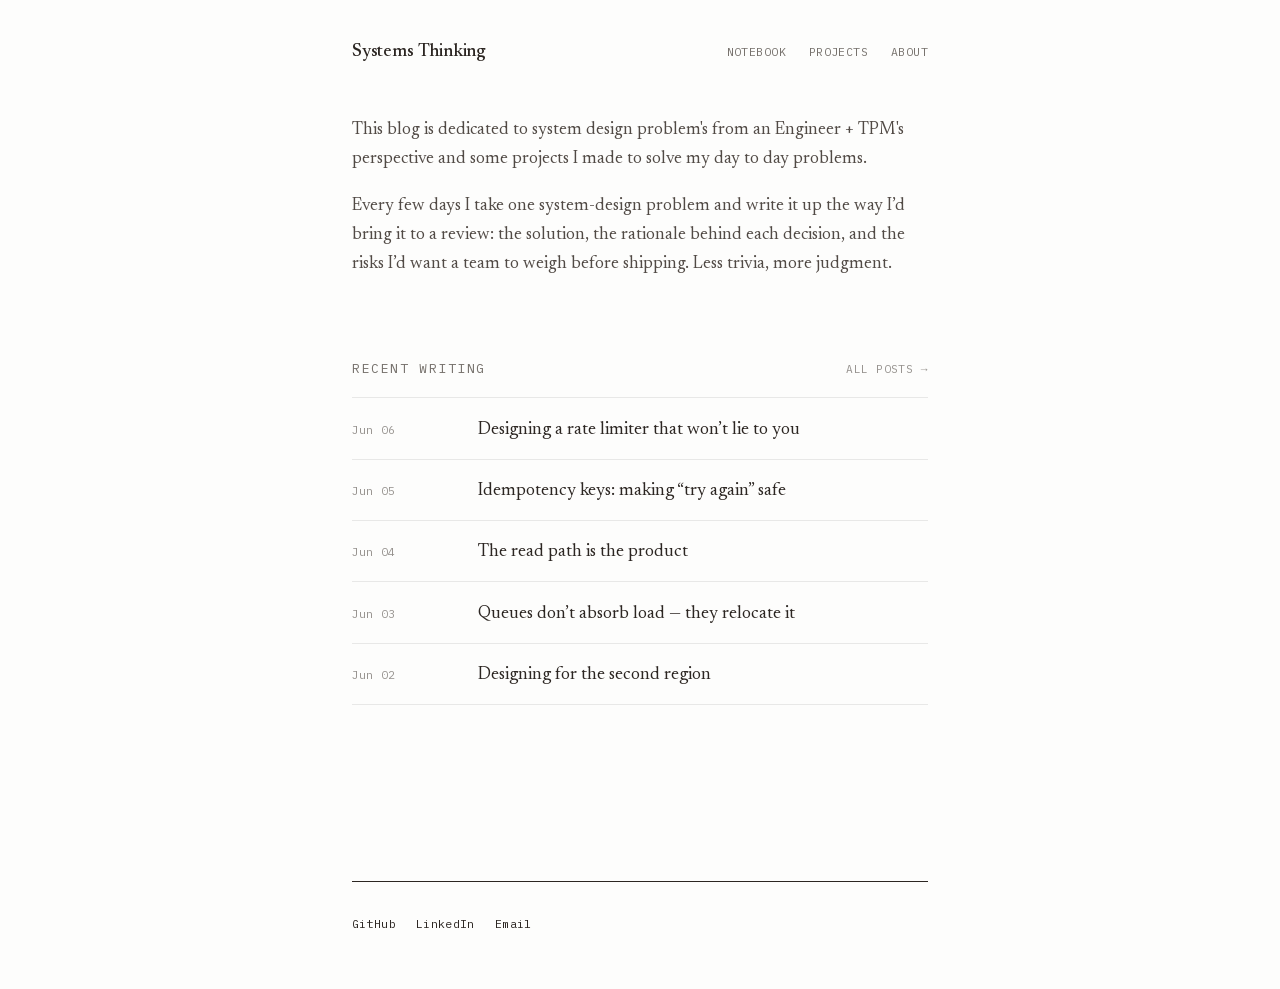
<file: index.html>
<!DOCTYPE html>
<html lang="en">
<head>
<meta charset="UTF-8" />
<meta name="viewport" content="width=device-width, initial-scale=1.0" />
<title>Systems Thinking</title>
<meta name="description" content="Varun Sangani — technical program manager writing about system design: solutions, the rationale behind them, and the risks." />
<link rel="preload" href="assets/fonts/newsreader-normal-latin.woff2" as="font" type="font/woff2" crossorigin />
<link rel="preload" href="assets/fonts/ibm-plex-mono-400-latin.woff2" as="font" type="font/woff2" crossorigin />
<link rel="stylesheet" href="assets/styles.css" />
</head>
<body>
<div class="wrap" data-screen-label="Home">
  <header class="site-head">
    <a class="brand" href="index.html">Systems Thinking</a>
    <nav class="nav">
      <a href="blog.html">Notebook</a>
      <a href="projects.html">Projects</a>
      <a href="about.html">About</a>
    </nav>
  </header>

  <main>
    <section class="intro">
      <p>This blog is dedicated to system design problem's from an Engineer + TPM's perspective and some projects I made to solve my day to day problems.</p>
      <p>Every few days I take one system-design problem and write it up the way I&rsquo;d bring it to a review: the solution, the rationale behind each decision, and the risks I&rsquo;d want a team to weigh before shipping. Less trivia, more judgment.</p>
    </section>  

    <div class="section-label">
      <h2>Recent writing</h2>
      <a href="blog.html">All posts &rarr;</a>
    </div>

    <ul class="postlist">
      <li>
        <a class="post-row" href="posts/designing-a-rate-limiter.html">
          <span class="post-row__date">Jun 06</span>
          <span class="post-row__title">Designing a rate limiter that won&rsquo;t lie to you</span>
        </a>
      </li>
      <li>
        <a class="post-row" href="posts/designing-a-rate-limiter.html">
          <span class="post-row__date">Jun 05</span>
          <span class="post-row__title">Idempotency keys: making &ldquo;try again&rdquo; safe</span>
        </a>
      </li>
      <li>
        <a class="post-row" href="posts/designing-a-rate-limiter.html">
          <span class="post-row__date">Jun 04</span>
          <span class="post-row__title">The read path is the product</span>
        </a>
      </li>
      <li>
        <a class="post-row" href="posts/designing-a-rate-limiter.html">
          <span class="post-row__date">Jun 03</span>
          <span class="post-row__title">Queues don&rsquo;t absorb load &mdash; they relocate it</span>
        </a>
      </li>
      <li>
        <a class="post-row" href="posts/designing-a-rate-limiter.html">
          <span class="post-row__date">Jun 02</span>
          <span class="post-row__title">Designing for the second region</span>
        </a>
      </li>
    </ul>
  </main>

  <footer class="site-foot">
    <div class="foot-links" >
      <a href="https://github.com/sanganivarun-code" target="_blank" rel="noopener">GitHub</a>
      <a href="https://www.linkedin.com/in/sanganivarun" target="_blank" rel="noopener">LinkedIn</a>
      <a href="mailto:hello@sanganivarun.com">Email</a>
    </div>
  </footer>
</div>
</body>
</html>
</file>
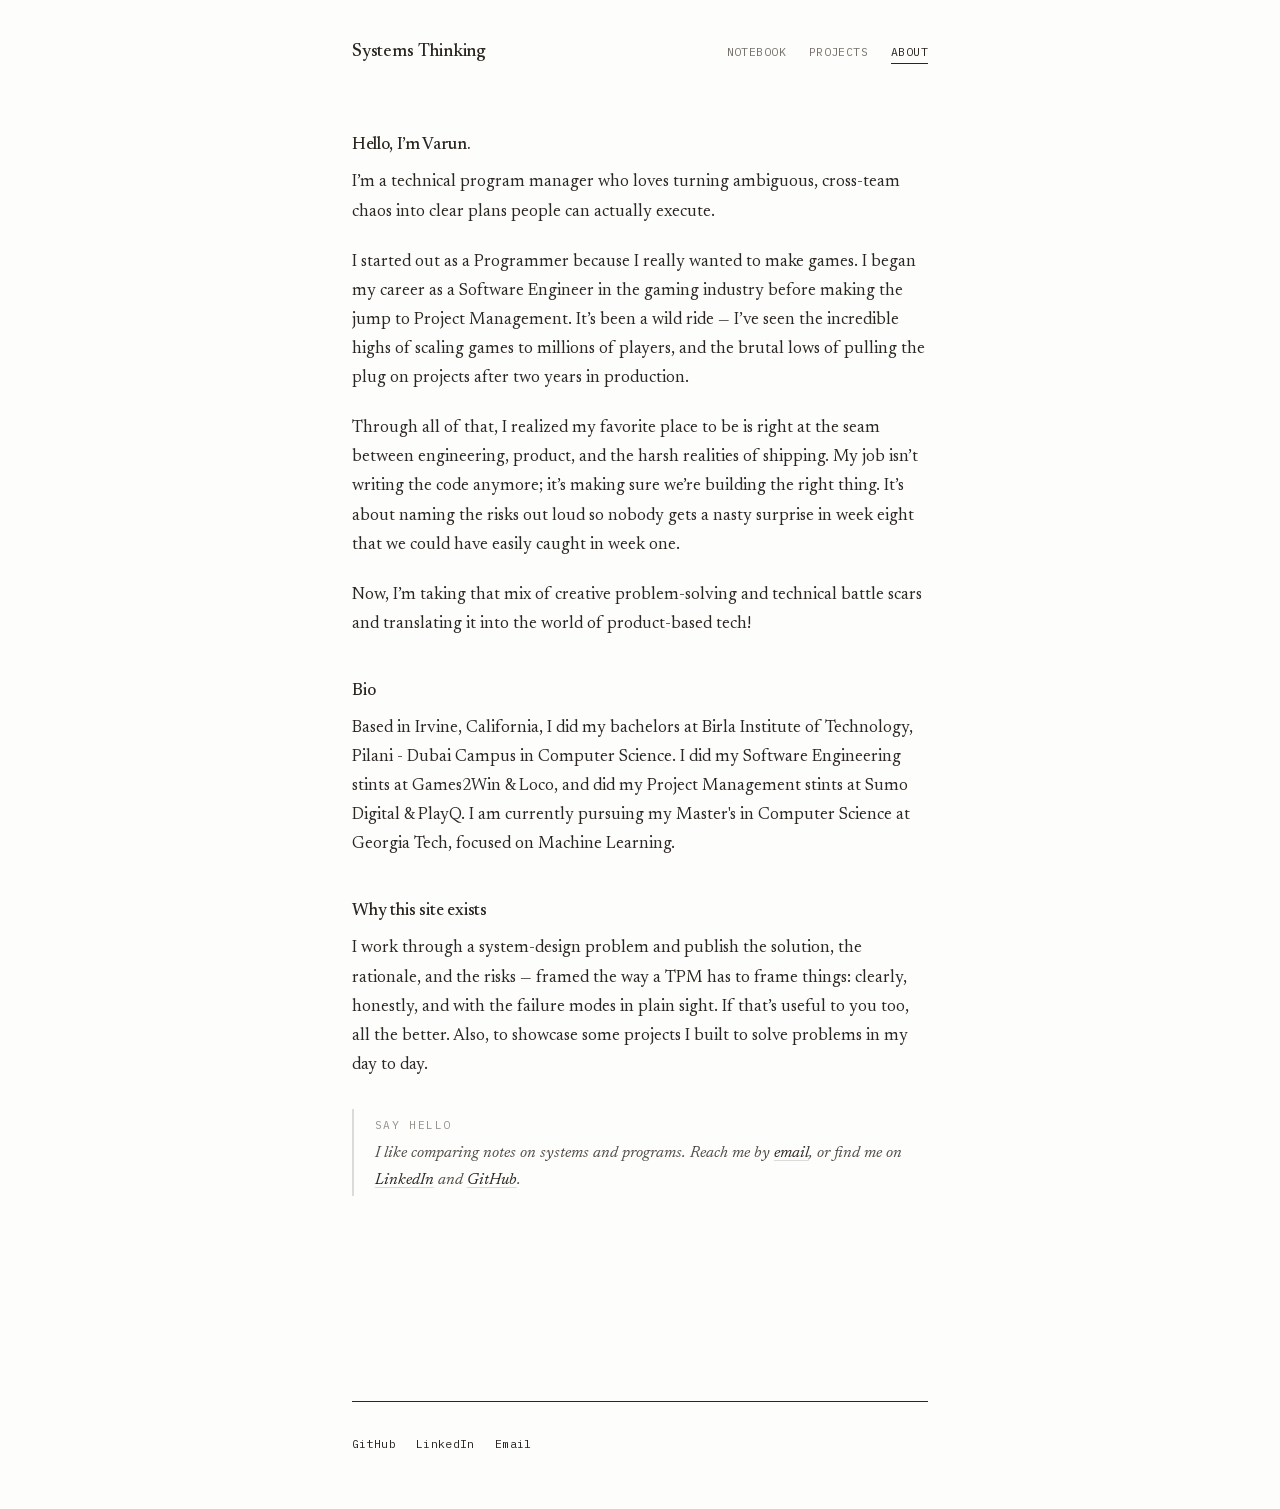
<file: about.html>
<!DOCTYPE html>
<html lang="en">
<head>
<meta charset="UTF-8" />
<meta name="viewport" content="width=device-width, initial-scale=1.0" />
<title>About · Varun Sangani</title>
<meta name="description" content="About Varun Sangani — technical program manager, what I've worked on, and what I'm interested in." />
<link rel="preload" href="assets/fonts/newsreader-normal-latin.woff2" as="font" type="font/woff2" crossorigin />
<link rel="preload" href="assets/fonts/ibm-plex-mono-400-latin.woff2" as="font" type="font/woff2" crossorigin />
<link rel="stylesheet" href="assets/styles.css" />
</head>
<body>
<div class="wrap" data-screen-label="About">
  <header class="site-head">
    <a class="brand" href="index.html">Systems Thinking</a>
    <nav class="nav">
      <a href="blog.html">Notebook</a>
      <a href="projects.html">Projects</a>
      <a href="about.html" aria-current="page">About</a>
    </nav>
  </header>

  <main>
    <article class="prose prose--post">
      <h2 class="page-title">Hello, I&rsquo;m Varun.</h2>
      <p>I&rsquo;m a technical program manager who loves turning ambiguous, cross-team chaos into clear plans people can actually execute.</p>
      <p>I started out as a Programmer because I really wanted to make games. I began my career as a Software Engineer in the gaming industry before making the jump to Project Management. It’s been a wild ride — I’ve seen the incredible highs of scaling games to millions of players, and the brutal lows of pulling the plug on projects after two years in production.</p>
      <p>Through all of that, I realized my favorite place to be is right at the seam between engineering, product, and the harsh realities of shipping. My job isn’t writing the code anymore; it’s making sure we’re building the right thing. It’s about naming the risks out loud so nobody gets a nasty surprise in week eight that we could have easily caught in week one.</p>
      <p>Now, I’m taking that mix of creative problem-solving and technical battle scars and translating it into the world of product-based tech!</p>

      <h2>Bio</h2>
      <p>Based in Irvine, California, I did my bachelors at Birla Institute of Technology, Pilani - Dubai Campus in Computer Science. I did my Software Engineering stints at Games2Win & Loco, and did my Project Management stints at Sumo Digital & PlayQ. I am currently pursuing my Master's in Computer Science at Georgia Tech, focused on Machine Learning.</p>

      <h2>Why this site exists</h2>
      <p>I work through a system-design problem and publish the solution, the rationale, and the risks &mdash; framed the way a TPM has to frame things: clearly, honestly, and with the failure modes in plain sight. If that&rsquo;s useful to you too, all the better. Also, to showcase some projects I built to solve problems in my day to day.</p>

      <div class="callout">
        <span class="eyebrow">Say hello</span>
        <p>I like comparing notes on systems and programs. Reach me by <a class="link" href="mailto:hello@sanganivarun.com">email</a>, or find me on <a class="link" href="https://www.linkedin.com/in/sanganivarun" target="_blank" rel="noopener">LinkedIn</a> and <a class="link" href="https://github.com/sanganivarun-code" target="_blank" rel="noopener">GitHub</a>.</p>
      </div>
    </article>
  </main>

  <footer class="site-foot">
    <div class="foot-links" >
      <a href="https://github.com/sanganivarun-code" target="_blank" rel="noopener">GitHub</a>
      <a href="https://www.linkedin.com/in/sanganivarun" target="_blank" rel="noopener">LinkedIn</a>
      <a href="mailto:hello@sanganivarun.com">Email</a>
    </div>
  </footer>
</div>
</body>
</html>
</file>
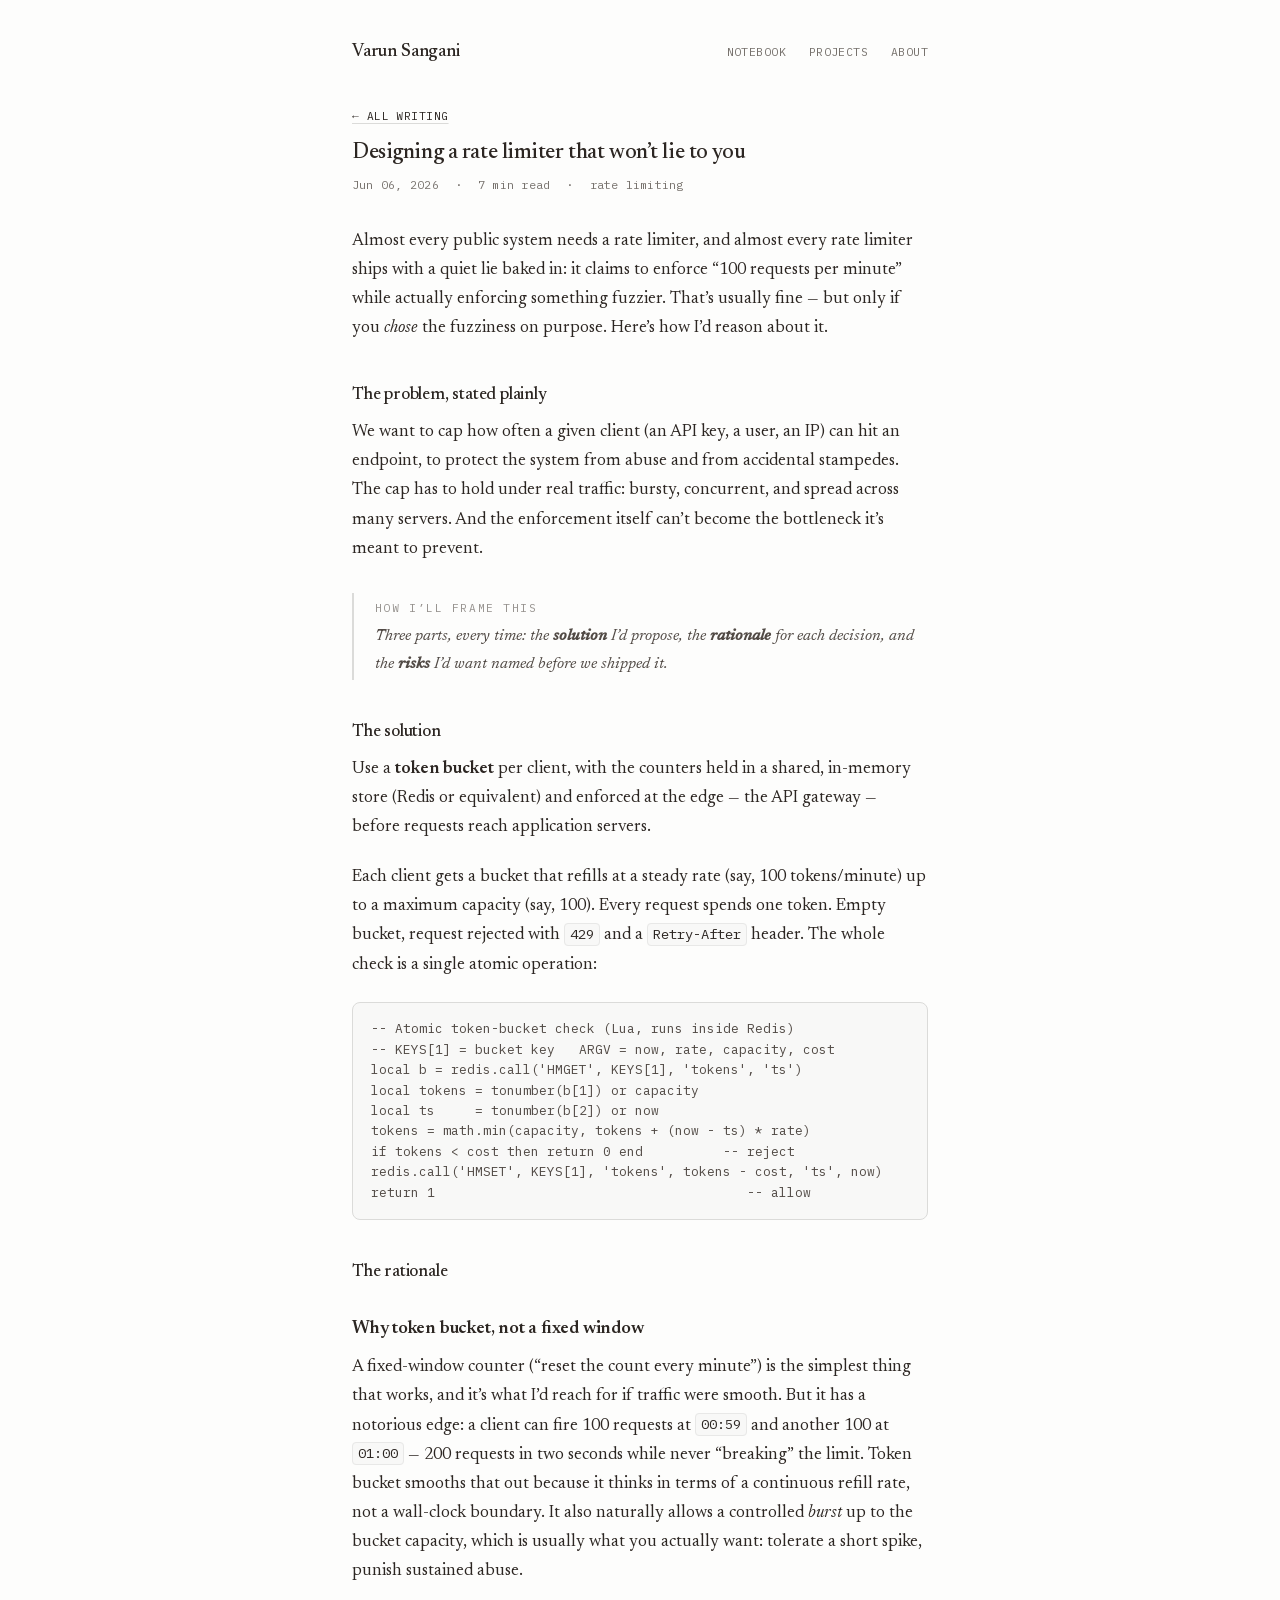
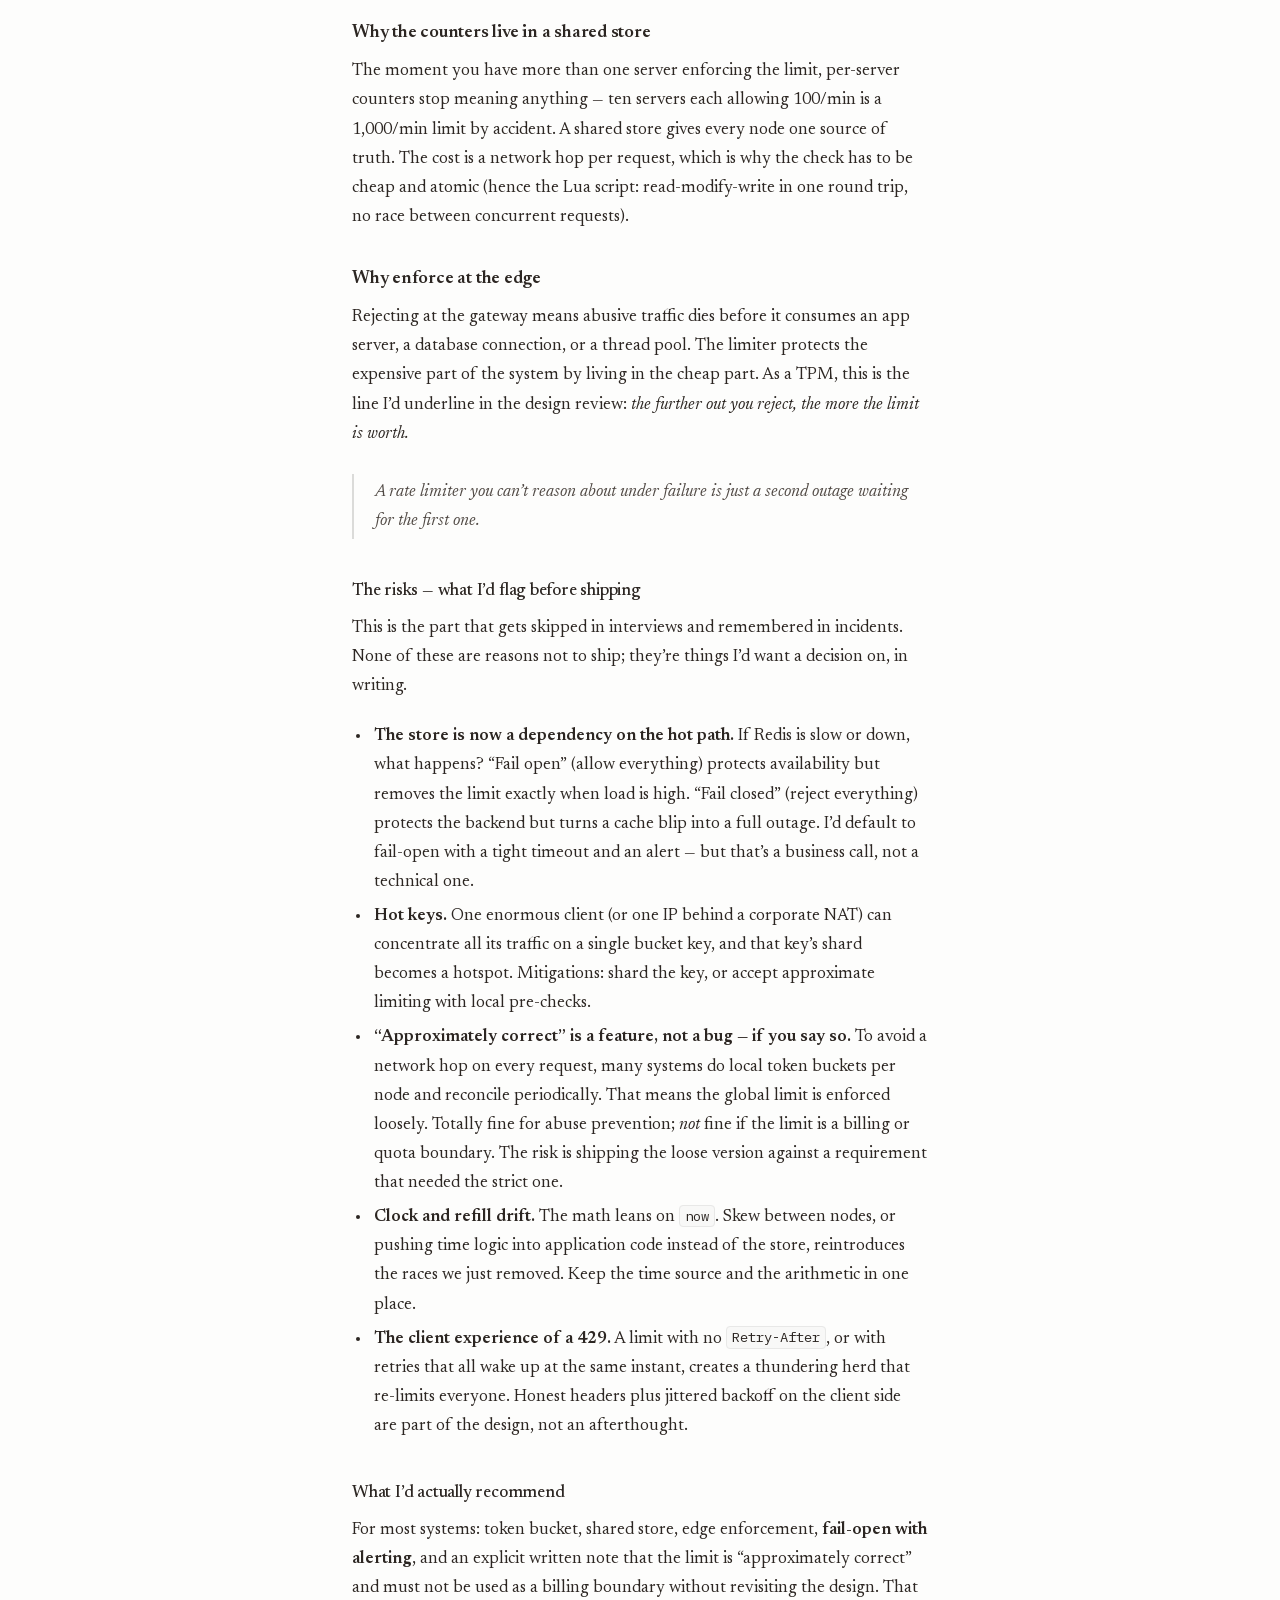
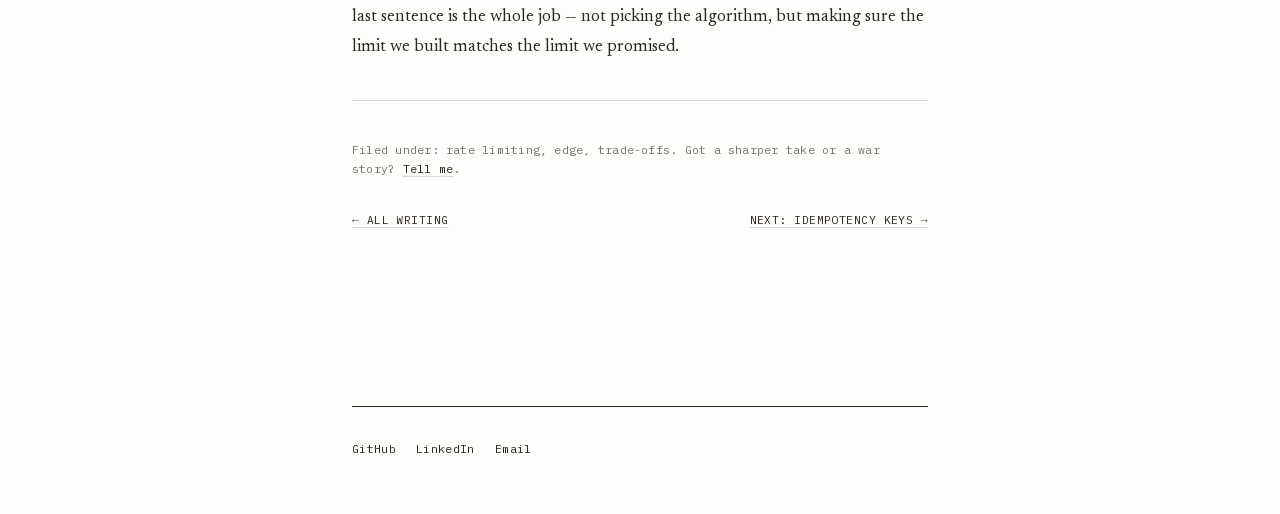
<file: posts/designing-a-rate-limiter.html>
<!DOCTYPE html>
<html lang="en">
<head>
<meta charset="UTF-8" />
<meta name="viewport" content="width=device-width, initial-scale=1.0" />
<title>Designing a rate limiter that won't lie to you · Varun Sangani</title>
<meta name="description" content="Token bucket vs. sliding window, where the counters live, and why approximately correct is usually the right call at the edge." />
<link rel="preload" href="../assets/fonts/newsreader-normal-latin.woff2" as="font" type="font/woff2" crossorigin />
<link rel="preload" href="../assets/fonts/ibm-plex-mono-400-latin.woff2" as="font" type="font/woff2" crossorigin />
<link rel="stylesheet" href="../assets/styles.css" />
</head>
<body>
<div class="wrap" data-screen-label="Blog post">
  <header class="site-head">
    <a class="brand" href="../index.html">Varun Sangani</a>
    <nav class="nav">
      <a href="../blog.html">Notebook</a>
      <a href="../projects.html">Projects</a>
      <a href="../about.html">About</a>
    </nav>
  </header>

  <main>
    <article class="prose prose--post">
      <header class="post-head">
        <a class="back-link" href="../blog.html">&larr; All writing</a>
        <h1 class="page-title">Designing a rate limiter that won&rsquo;t lie to you</h1>
        <div class="post-meta">
          <span>Jun 06, 2026</span>
          <span>·</span>
          <span>7 min read</span>
          <span>·</span>
          <span>rate limiting</span>
        </div>
      </header>

      <p>Almost every public system needs a rate limiter, and almost every rate limiter ships with a quiet lie baked in: it claims to enforce &ldquo;100 requests per minute&rdquo; while actually enforcing something fuzzier. That&rsquo;s usually fine &mdash; but only if you <em>chose</em> the fuzziness on purpose. Here&rsquo;s how I&rsquo;d reason about it.</p>

      <h2>The problem, stated plainly</h2>
      <p>We want to cap how often a given client (an API key, a user, an IP) can hit an endpoint, to protect the system from abuse and from accidental stampedes. The cap has to hold under real traffic: bursty, concurrent, and spread across many servers. And the enforcement itself can&rsquo;t become the bottleneck it&rsquo;s meant to prevent.</p>

      <div class="callout">
        <span class="eyebrow">How I&rsquo;ll frame this</span>
        <p>Three parts, every time: the <strong>solution</strong> I&rsquo;d propose, the <strong>rationale</strong> for each decision, and the <strong>risks</strong> I&rsquo;d want named before we shipped it.</p>
      </div>

      <h2>The solution</h2>
      <p>Use a <strong>token bucket</strong> per client, with the counters held in a shared, in-memory store (Redis or equivalent) and enforced at the edge &mdash; the API gateway &mdash; before requests reach application servers.</p>
      <p>Each client gets a bucket that refills at a steady rate (say, 100 tokens/minute) up to a maximum capacity (say, 100). Every request spends one token. Empty bucket, request rejected with <code>429</code> and a <code>Retry-After</code> header. The whole check is a single atomic operation:</p>
      <pre><code>-- Atomic token-bucket check (Lua, runs inside Redis)
-- KEYS[1] = bucket key   ARGV = now, rate, capacity, cost
local b = redis.call('HMGET', KEYS[1], 'tokens', 'ts')
local tokens = tonumber(b[1]) or capacity
local ts     = tonumber(b[2]) or now
tokens = math.min(capacity, tokens + (now - ts) * rate)
if tokens &lt; cost then return 0 end          -- reject
redis.call('HMSET', KEYS[1], 'tokens', tokens - cost, 'ts', now)
return 1                                       -- allow</code></pre>

      <h2>The rationale</h2>
      <h3>Why token bucket, not a fixed window</h3>
      <p>A fixed-window counter (&ldquo;reset the count every minute&rdquo;) is the simplest thing that works, and it&rsquo;s what I&rsquo;d reach for if traffic were smooth. But it has a notorious edge: a client can fire 100 requests at <code>00:59</code> and another 100 at <code>01:00</code> &mdash; 200 requests in two seconds while never &ldquo;breaking&rdquo; the limit. Token bucket smooths that out because it thinks in terms of a continuous refill rate, not a wall-clock boundary. It also naturally allows a controlled <em>burst</em> up to the bucket capacity, which is usually what you actually want: tolerate a short spike, punish sustained abuse.</p>

      <h3>Why the counters live in a shared store</h3>
      <p>The moment you have more than one server enforcing the limit, per-server counters stop meaning anything &mdash; ten servers each allowing 100/min is a 1,000/min limit by accident. A shared store gives every node one source of truth. The cost is a network hop per request, which is why the check has to be cheap and atomic (hence the Lua script: read-modify-write in one round trip, no race between concurrent requests).</p>

      <h3>Why enforce at the edge</h3>
      <p>Rejecting at the gateway means abusive traffic dies before it consumes an app server, a database connection, or a thread pool. The limiter protects the expensive part of the system by living in the cheap part. As a TPM, this is the line I&rsquo;d underline in the design review: <em>the further out you reject, the more the limit is worth.</em></p>

      <blockquote>A rate limiter you can&rsquo;t reason about under failure is just a second outage waiting for the first one.</blockquote>

      <h2>The risks &mdash; what I&rsquo;d flag before shipping</h2>
      <p>This is the part that gets skipped in interviews and remembered in incidents. None of these are reasons not to ship; they&rsquo;re things I&rsquo;d want a decision on, in writing.</p>
      <ul>
        <li><strong>The store is now a dependency on the hot path.</strong> If Redis is slow or down, what happens? &ldquo;Fail open&rdquo; (allow everything) protects availability but removes the limit exactly when load is high. &ldquo;Fail closed&rdquo; (reject everything) protects the backend but turns a cache blip into a full outage. I&rsquo;d default to fail-open with a tight timeout and an alert &mdash; but that&rsquo;s a business call, not a technical one.</li>
        <li><strong>Hot keys.</strong> One enormous client (or one IP behind a corporate NAT) can concentrate all its traffic on a single bucket key, and that key&rsquo;s shard becomes a hotspot. Mitigations: shard the key, or accept approximate limiting with local pre-checks.</li>
        <li><strong>&ldquo;Approximately correct&rdquo; is a feature, not a bug &mdash; if you say so.</strong> To avoid a network hop on every request, many systems do local token buckets per node and reconcile periodically. That means the global limit is enforced loosely. Totally fine for abuse prevention; <em>not</em> fine if the limit is a billing or quota boundary. The risk is shipping the loose version against a requirement that needed the strict one.</li>
        <li><strong>Clock and refill drift.</strong> The math leans on <code>now</code>. Skew between nodes, or pushing time logic into application code instead of the store, reintroduces the races we just removed. Keep the time source and the arithmetic in one place.</li>
        <li><strong>The client experience of a 429.</strong> A limit with no <code>Retry-After</code>, or with retries that all wake up at the same instant, creates a thundering herd that re-limits everyone. Honest headers plus jittered backoff on the client side are part of the design, not an afterthought.</li>
      </ul>

      <h2>What I&rsquo;d actually recommend</h2>
      <p>For most systems: token bucket, shared store, edge enforcement, <strong>fail-open with alerting</strong>, and an explicit written note that the limit is &ldquo;approximately correct&rdquo; and must not be used as a billing boundary without revisiting the design. That last sentence is the whole job &mdash; not picking the algorithm, but making sure the limit we built matches the limit we promised.</p>

      <hr />
      <p class="mono">Filed under: rate limiting, edge, trade-offs. Got a sharper take or a war story? <a class="link" href="mailto:hello@sanganivarun.com">Tell me</a>.</p>

      <nav class="post-nav" style="display:flex;justify-content:space-between;gap:1rem;margin-top:2rem;">
        <a class="back-link" href="../blog.html">&larr; All writing</a>
        <a class="back-link" href="../blog.html">Next: Idempotency keys &rarr;</a>
      </nav>
    </article>
  </main>

  <footer class="site-foot">
    <div class="foot-links">
      <a href="https://github.com/sanganivarun-code" target="_blank" rel="noopener">GitHub</a>
      <a href="https://www.linkedin.com/in/sanganivarun" target="_blank" rel="noopener">LinkedIn</a>
      <a href="mailto:hello@sanganivarun.com">Email</a>
    </div>
  </footer>
</div>
</body>
</html>
</file>
<file: assets/styles.css>
/* ============================================================
   sanganivarun.me — shared design system
   Warm paper, classic serif, no loud accent. Text-first.
   ============================================================ */

/* Newsreader variable — normal, weights 400–600 */
@font-face {
  font-family: 'Newsreader';
  font-style: normal;
  font-weight: 400 600;
  font-display: swap;
  src: url('fonts/newsreader-normal-latin-ext.woff2') format('woff2');
  unicode-range: U+0100-02BA, U+02BD-02C5, U+02C7-02CC, U+02CE-02D7, U+02DD-02FF, U+0304, U+0308, U+0329, U+1D00-1DBF, U+1E00-1E9F, U+1EF2-1EFF, U+2020, U+20A0-20AB, U+20AD-20C0, U+2113, U+2C60-2C7F, U+A720-A7FF;
}
@font-face {
  font-family: 'Newsreader';
  font-style: normal;
  font-weight: 400 600;
  font-display: swap;
  src: url('fonts/newsreader-normal-latin.woff2') format('woff2');
  unicode-range: U+0000-00FF, U+0131, U+0152-0153, U+02BB-02BC, U+02C6, U+02DA, U+02DC, U+0304, U+0308, U+0329, U+2000-206F, U+20AC, U+2122, U+2191, U+2193, U+2212, U+2215, U+FEFF, U+FFFD;
}

/* Newsreader variable — italic, weights 400–500 */
@font-face {
  font-family: 'Newsreader';
  font-style: italic;
  font-weight: 400 500;
  font-display: swap;
  src: url('fonts/newsreader-italic-latin-ext.woff2') format('woff2');
  unicode-range: U+0100-02BA, U+02BD-02C5, U+02C7-02CC, U+02CE-02D7, U+02DD-02FF, U+0304, U+0308, U+0329, U+1D00-1DBF, U+1E00-1E9F, U+1EF2-1EFF, U+2020, U+20A0-20AB, U+20AD-20C0, U+2113, U+2C60-2C7F, U+A720-A7FF;
}
@font-face {
  font-family: 'Newsreader';
  font-style: italic;
  font-weight: 400 500;
  font-display: swap;
  src: url('fonts/newsreader-italic-latin.woff2') format('woff2');
  unicode-range: U+0000-00FF, U+0131, U+0152-0153, U+02BB-02BC, U+02C6, U+02DA, U+02DC, U+0304, U+0308, U+0329, U+2000-206F, U+20AC, U+2122, U+2191, U+2193, U+2212, U+2215, U+FEFF, U+FFFD;
}

/* IBM Plex Mono 400 */
@font-face {
  font-family: 'IBM Plex Mono';
  font-style: normal;
  font-weight: 400;
  font-display: swap;
  src: url('fonts/ibm-plex-mono-400-latin-ext.woff2') format('woff2');
  unicode-range: U+0100-02BA, U+02BD-02C5, U+02C7-02CC, U+02CE-02D7, U+02DD-02FF, U+0304, U+0308, U+0329, U+1D00-1DBF, U+1E00-1E9F, U+1EF2-1EFF, U+2020, U+20A0-20AB, U+20AD-20C0, U+2113, U+2C60-2C7F, U+A720-A7FF;
}
@font-face {
  font-family: 'IBM Plex Mono';
  font-style: normal;
  font-weight: 400;
  font-display: swap;
  src: url('fonts/ibm-plex-mono-400-latin.woff2') format('woff2');
  unicode-range: U+0000-00FF, U+0131, U+0152-0153, U+02BB-02BC, U+02C6, U+02DA, U+02DC, U+0304, U+0308, U+0329, U+2000-206F, U+20AC, U+2122, U+2191, U+2193, U+2212, U+2215, U+FEFF, U+FFFD;
}

/* IBM Plex Mono 500 */
@font-face {
  font-family: 'IBM Plex Mono';
  font-style: normal;
  font-weight: 500;
  font-display: swap;
  src: url('fonts/ibm-plex-mono-500-latin-ext.woff2') format('woff2');
  unicode-range: U+0100-02BA, U+02BD-02C5, U+02C7-02CC, U+02CE-02D7, U+02DD-02FF, U+0304, U+0308, U+0329, U+1D00-1DBF, U+1E00-1E9F, U+1EF2-1EFF, U+2020, U+20A0-20AB, U+20AD-20C0, U+2113, U+2C60-2C7F, U+A720-A7FF;
}
@font-face {
  font-family: 'IBM Plex Mono';
  font-style: normal;
  font-weight: 500;
  font-display: swap;
  src: url('fonts/ibm-plex-mono-500-latin.woff2') format('woff2');
  unicode-range: U+0000-00FF, U+0131, U+0152-0153, U+02BB-02BC, U+02C6, U+02DA, U+02DC, U+0304, U+0308, U+0329, U+2000-206F, U+20AC, U+2122, U+2191, U+2193, U+2212, U+2215, U+FEFF, U+FFFD;
}

:root {
  /* --- Color: warm paper + warm near-black ink --- */
  --paper:      oklch(0.994 0.001 95);   /* page background, porcelain near-white */
  --paper-2:    oklch(0.978 0.001 95);   /* cards / insets */
  --paper-3:    oklch(0.965 0.001 95);   /* hover wells */
  --ink:        oklch(0.275 0.012 60);   /* primary text */
  --ink-soft:   oklch(0.415 0.012 60);   /* secondary text */
  --grey:       oklch(0.555 0.010 70);   /* meta, muted */
  --grey-2:     oklch(0.660 0.008 70);   /* faint meta */
  --rule:       oklch(0.890 0.002 95);   /* hairlines */
  --rule-soft:  oklch(0.930 0.001 95);   /* fainter hairlines */

  /* --- Type --- */
  --serif: "Newsreader", Georgia, "Times New Roman", serif;
  --mono:  "IBM Plex Mono", ui-monospace, "SF Mono", Menlo, monospace;

  /* --- Measure / rhythm --- */
  --measure: 40rem;       /* reading column ~ 640px */
  --measure-wide: 54rem;  /* index / projects */
  --pad: clamp(1.25rem, 4vw, 2rem);
}

* { box-sizing: border-box; }

html { -webkit-text-size-adjust: 100%; }

body {
  margin: 0;
  background: var(--paper);
  color: var(--ink);
  font-family: var(--serif);
  font-size: 19px;
  line-height: 1.65;
  font-weight: 400;
  font-optical-sizing: auto;
  text-rendering: optimizeLegibility;
  -webkit-font-smoothing: antialiased;
  font-feature-settings: "kern" 1, "liga" 1;
}

/* ---------- Layout shell ---------- */
.wrap {
  width: 100%;
  max-width: var(--measure);
  margin: 0 auto;
  padding: 0 var(--pad);
}
.wrap--wide { max-width: var(--measure-wide); }

main { padding-bottom: 6rem; }

/* ---------- Links ---------- */
a { color: inherit; }
.prose a,
a.link {
  color: var(--ink);
  text-decoration: underline;
  text-decoration-color: var(--rule);
  text-decoration-thickness: 1px;
  text-underline-offset: 3px;
  transition: text-decoration-color .15s ease, color .15s ease;
}
.prose a:hover,
a.link:hover {
  text-decoration-color: var(--ink);
}

/* ---------- Header / nav ---------- */
.site-head {
  display: flex;
  align-items: baseline;
  justify-content: space-between;
  gap: 1.5rem;
  padding: 2.4rem 0 1.6rem;
  flex-wrap: wrap;
}
.brand {
  font-family: var(--serif);
  font-size: 1.12rem;
  font-weight: 500;
  letter-spacing: -0.01em;
  text-decoration: none;
  color: var(--ink);
  white-space: nowrap;
}
.brand:hover { color: var(--ink-soft); }

.nav {
  display: flex;
  align-items: baseline;
  gap: 1.4rem;
}
.nav a {
  font-family: var(--mono);
  font-size: 0.72rem;
  letter-spacing: 0.04em;
  text-transform: uppercase;
  color: var(--grey);
  text-decoration: none;
  padding-bottom: 2px;
  border-bottom: 1px solid transparent;
  transition: color .15s ease, border-color .15s ease;
}
.nav a:hover { color: var(--ink); }
.nav a[aria-current="page"] {
  color: var(--ink);
  border-bottom-color: var(--ink);
}

/* ---------- Footer ---------- */
.site-foot {
  margin-top: 5rem;
  padding: 2rem 0 3.5rem;
  border-top: 1px solid var(--ink);
  display: flex;
  align-items: baseline;
  justify-content: space-between;
  gap: 1rem 1.5rem;
  flex-wrap: wrap;
}
.foot-links { display: flex; gap: 1.25rem; flex-wrap: wrap; }
.foot-links a {
  font-family: var(--mono);
  font-size: 0.72rem;
  letter-spacing: 0.03em;
  color: var(--ink);
  text-decoration: none;
  transition: opacity .15s ease;
}
.foot-links a:hover { opacity: 0.6; }
.foot-note {
  font-family: var(--mono);
  font-size: 0.72rem;
  color: var(--ink);
  letter-spacing: 0.01em;
}

/* ---------- Meta / mono accents ---------- */
.mono {
  font-family: var(--mono);
  font-size: 0.72rem;
  letter-spacing: 0.02em;
  color: var(--grey);
}
.eyebrow {
  font-family: var(--mono);
  font-size: 0.7rem;
  letter-spacing: 0.14em;
  text-transform: uppercase;
  color: var(--grey-2);
}

/* ---------- Headings & prose ---------- */
h1, h2, h3 { font-weight: 500; letter-spacing: -0.012em; color: var(--ink); }

.page-title {
  font-size: clamp(1rem, 2.5vw, 1.35rem);
  line-height: 1.08;
  margin: 0.4rem 0 0.6rem;
  font-weight: 500;
  letter-spacing: -0.02em;
}
.lede {
  font-size: 1.12rem;
  color: var(--ink-soft);
  line-height: 1.6;
  margin: 0 0 1.4rem;
}
.lede em { font-style: italic; }

.prose { font-size: 1.06rem; line-height: 1.72; }
.prose p { margin: 0 0 1.3rem; }
.prose h2 {
  font-size: 1.065rem;
  margin: 2.6rem 0 0.8rem;
  line-height: 1.2;
}
.prose h3 {
  font-size: 1.12rem;
  margin: 2rem 0 0.5rem;
  font-weight: 600;
}
.prose ul, .prose ol { margin: 0 0 1.3rem; padding-left: 1.2rem; }
.prose li { margin: 0.3rem 0; padding-left: 0.2rem; }
.prose blockquote {
  margin: 1.6rem 0;
  padding: 0.2rem 0 0.2rem 1.3rem;
  border-left: 2px solid var(--rule);
  color: var(--ink-soft);
  font-style: italic;
}
.prose code {
  font-family: var(--mono);
  font-size: 0.82em;
  background: var(--paper-2);
  border: 1px solid var(--rule-soft);
  border-radius: 4px;
  padding: 0.1em 0.36em;
}
.prose pre {
  font-family: var(--mono);
  font-size: 0.8rem;
  line-height: 1.6;
  background: var(--paper-2);
  border: 1px solid var(--rule);
  border-radius: 8px;
  padding: 1rem 1.1rem;
  overflow-x: auto;
  margin: 1.4rem 0;
  color: var(--ink-soft);
}
.prose pre code { background: none; border: none; padding: 0; font-size: inherit; }
.prose hr {
  border: none;
  border-top: 1px solid var(--rule);
  margin: 2.4rem 0;
}
.prose strong { font-weight: 600; }

/* drop-cap-free, but a calm first-line touch on posts */
.prose--post > p:first-of-type { color: var(--ink); }

/* ---------- Post list (home + blog index) ---------- */
.postlist { list-style: none; margin: 0; padding: 0; }
.postlist li { margin: 0; }
.post-row {
  display: grid;
  grid-template-columns: 6.5rem 1fr;
  gap: 0.2rem 1.4rem;
  align-items: baseline;
  padding: 1.05rem 0;
  border-top: 1px solid var(--rule-soft);
  text-decoration: none;
  color: var(--ink);
}
.postlist li:last-child .post-row { border-bottom: 1px solid var(--rule-soft); }
.post-row:hover .post-row__title { text-decoration-color: var(--ink); }
.post-row__date {
  font-family: var(--mono);
  font-size: 0.7rem;
  letter-spacing: 0.02em;
  color: var(--grey-2);
  padding-top: 0.35rem;
  white-space: nowrap;
}
.post-row__title {
  font-size: 1.12rem;
  line-height: 1.35;
  text-decoration: underline;
  text-decoration-color: transparent;
  text-underline-offset: 3px;
  text-decoration-thickness: 1px;
  transition: text-decoration-color .15s ease;
}
.post-row__desc {
  grid-column: 2;
  color: var(--ink-soft);
  font-size: 0.98rem;
  line-height: 1.5;
  margin-top: 0.15rem;
}
.post-row__tags {
  grid-column: 2;
  margin-top: 0.45rem;
  display: flex; gap: 0.5rem; flex-wrap: wrap;
}
.tag {
  font-family: var(--mono);
  font-size: 0.64rem;
  letter-spacing: 0.03em;
  text-transform: uppercase;
  color: var(--grey);
  border: 1px solid var(--rule);
  border-radius: 999px;
  padding: 0.1rem 0.5rem;
}

@media (max-width: 540px) {
  .post-row { grid-template-columns: 1fr; gap: 0.1rem; }
  .post-row__date { padding-top: 0; }
  .post-row__desc, .post-row__tags { grid-column: 1; }
}

/* ---------- Notebook index (title left, date right, no tags in list) ---------- */
.nb-head {
  font-size: 0.88rem;
  font-weight: 500;
  letter-spacing: 0;
  color: var(--ink);
  margin: 0.2rem 0 1.4rem;
}
.nb-list { list-style: none; margin: 0; padding: 0; }
.nb-row {
  display: flex;
  justify-content: space-between;
  align-items: baseline;
  gap: 1rem;
  padding: 0.55rem 0;
  text-decoration: none;
  color: var(--ink);
}
.nb-row__title {
  font-size: 0.88rem;
  line-height: 1.4;
  font-weight: 400;
  flex: 1;
  text-decoration: underline;
  text-decoration-color: transparent;
  text-underline-offset: 3px;
  text-decoration-thickness: 1px;
  transition: text-decoration-color .15s ease;
}
.nb-row:hover .nb-row__title { text-decoration-color: var(--ink); }
.nb-row__date {
  font-family: var(--mono);
  font-size: 0.79rem;
  letter-spacing: 0;
  color: var(--ink);
  white-space: nowrap;
  flex-shrink: 0;
}

@media (max-width: 480px) {
  .nb-row { flex-direction: column; gap: 0.1rem; }
  .nb-row__date { color: var(--grey); }
}

/* ---------- Section label ---------- */
.section-label {
  display: flex; align-items: baseline; justify-content: space-between;
  margin: 2.6rem 0 0.4rem;
}
.section-label h2 {
  font-size: 0.82rem;
  font-family: var(--mono);
  font-weight: 400;
  letter-spacing: 0.12em;
  text-transform: uppercase;
  color: var(--grey);
}
.section-label a {
  font-family: var(--mono);
  font-size: 0.7rem;
  letter-spacing: 0.04em;
  text-transform: uppercase;
  color: var(--grey-2);
  text-decoration: none;
}
.section-label a:hover { color: var(--ink); }

/* ---------- Projects: 2-up card tiles ---------- */
.proj-group { margin-top: 2rem; }
.proj-group__label {
  display: flex; align-items: baseline; gap: 0.6rem;
  font-family: var(--mono);
  font-size: 0.7rem;
  letter-spacing: 0.1em;
  text-transform: uppercase;
  color: var(--grey);
  margin-bottom: 0.7rem;
}
.proj-group__label .count { color: var(--grey-2); letter-spacing: 0.02em; }

.proj-grid {
  display: grid;
  grid-template-columns: repeat(2, 1fr);
  gap: 0.9rem;
}
@media (max-width: 540px) { .proj-grid { grid-template-columns: 1fr; } }

.proj-tile {
  position: relative;
  overflow: hidden;
  min-height: 220px;
  display: flex;
  flex-direction: column;
  justify-content: flex-end;
  border: 1px solid var(--rule-soft);
  border-radius: 14px;
  text-decoration: none;
  color: var(--ink);
  transition: border-color .18s ease, transform .18s ease, box-shadow .18s ease;
}
.proj-tile:hover {
  border-color: var(--rule);
  transform: translateY(-2px);
  box-shadow: 0 6px 24px oklch(0.2 0.01 60 / 0.07);
}

/* full-bleed background image */
.proj-bg {
  position: absolute;
  inset: 0;
  display: block;
}
.proj-bg image-slot {
  display: block;
  width: 100%;
  height: 100%;
}

/* gradient overlay — fades from paper at bottom to transparent above */
.proj-tile::after {
  content: '';
  position: absolute;
  inset: 0;
  background: linear-gradient(to top,
    var(--paper) 0%,
    oklch(0.994 0.001 95 / 0.85) 38%,
    oklch(0.994 0.001 95 / 0.1) 100%);
  pointer-events: none;
}

/* text content sits above the overlay */
.proj-content {
  position: relative;
  z-index: 1;
  display: flex;
  flex-direction: column;
  gap: 0.3rem;
  padding: 1.1rem 1.2rem 1.2rem;
}

.proj-name { font-size: 1.04rem; font-weight: 500; letter-spacing: -0.01em; }
.proj-desc { color: var(--ink-soft); font-size: 0.9rem; line-height: 1.46; }
.proj-cat {
  font-family: var(--mono);
  font-size: 0.64rem;
  letter-spacing: 0.03em;
  color: var(--grey-2);
  white-space: nowrap;
  margin-top: 0.1rem;
}

/* ---------- Intro / hero block ---------- */
.intro { padding: 1.4rem 0 0.5rem; }
.intro h1 {
  font-size: clamp(1.35rem, 2.6vw, 1.62rem);
  line-height: 1.32;
  font-weight: 500;
  letter-spacing: -0.011em;
  margin: 0 0 0.85rem;
  max-width: 34rem;
}
.intro p {
  font-size: 1.08rem;
  color: var(--ink-soft);
  line-height: 1.68;
  margin: 0 0 1.15rem;
  max-width: 37rem;
}
.intro .sig {
  font-family: var(--mono);
  font-size: 0.72rem;
  color: var(--grey);
  margin-top: 0.4rem;
}

/* ---------- Misc ---------- */
.back-link {
  font-family: var(--mono);
  font-size: 0.7rem;
  letter-spacing: 0.04em;
  text-transform: uppercase;
  color: var(--grey);
  text-decoration: none;
  display: inline-flex; gap: 0.4rem; align-items: center;
}
.back-link:hover { color: var(--ink); }

.post-head { margin: 0.5rem 0 2rem; }
.post-head .page-title { margin-top: 0.7rem; }
.post-meta {
  font-family: var(--mono);
  font-size: 0.72rem;
  color: var(--grey);
  letter-spacing: 0.02em;
  display: flex; gap: 1rem; flex-wrap: wrap; align-items: center;
  margin-top: 0.6rem;
}

.callout {
  border-left: 2px solid var(--rule);
  padding: 0.1rem 0 0.1rem 1.3rem;
  margin: 1.8rem 0;
}
.callout .eyebrow { margin-bottom: 0.3rem; }
.callout p { margin: 0; color: var(--ink-soft); font-size: 1rem; font-style: italic; }

::selection { background: oklch(0.92 0.004 95); }

/* ---------- Figures (diagrams in posts) ---------- */
.prose figure {
  margin: 2rem 0;
  padding: 1.2rem;
  background: var(--paper-2);
  border: 1px solid var(--rule);
  border-radius: 8px;
}
.prose figure img {
  display: block;
  width: 100%;
  height: auto;
  border-radius: 4px;
}
.prose figcaption {
  font-family: var(--mono);
  font-size: 0.7rem;
  letter-spacing: 0.02em;
  color: var(--grey);
  margin-top: 0.7rem;
  text-align: center;
}

/* ---------- Back-of-envelope table ---------- */
.prose table {
  width: 100%;
  border-collapse: collapse;
  font-size: 0.88rem;
  margin: 1.4rem 0;
}
.prose th {
  font-family: var(--mono);
  font-size: 0.7rem;
  letter-spacing: 0.06em;
  text-transform: uppercase;
  color: var(--grey);
  font-weight: 400;
  text-align: left;
  padding: 0.4rem 0.8rem 0.4rem 0;
  border-bottom: 1px solid var(--rule);
}
.prose td {
  padding: 0.45rem 0.8rem 0.45rem 0;
  border-bottom: 1px solid var(--rule-soft);
  vertical-align: top;
  line-height: 1.5;
}
.prose td:last-child, .prose th:last-child { padding-right: 0; }
</file>
